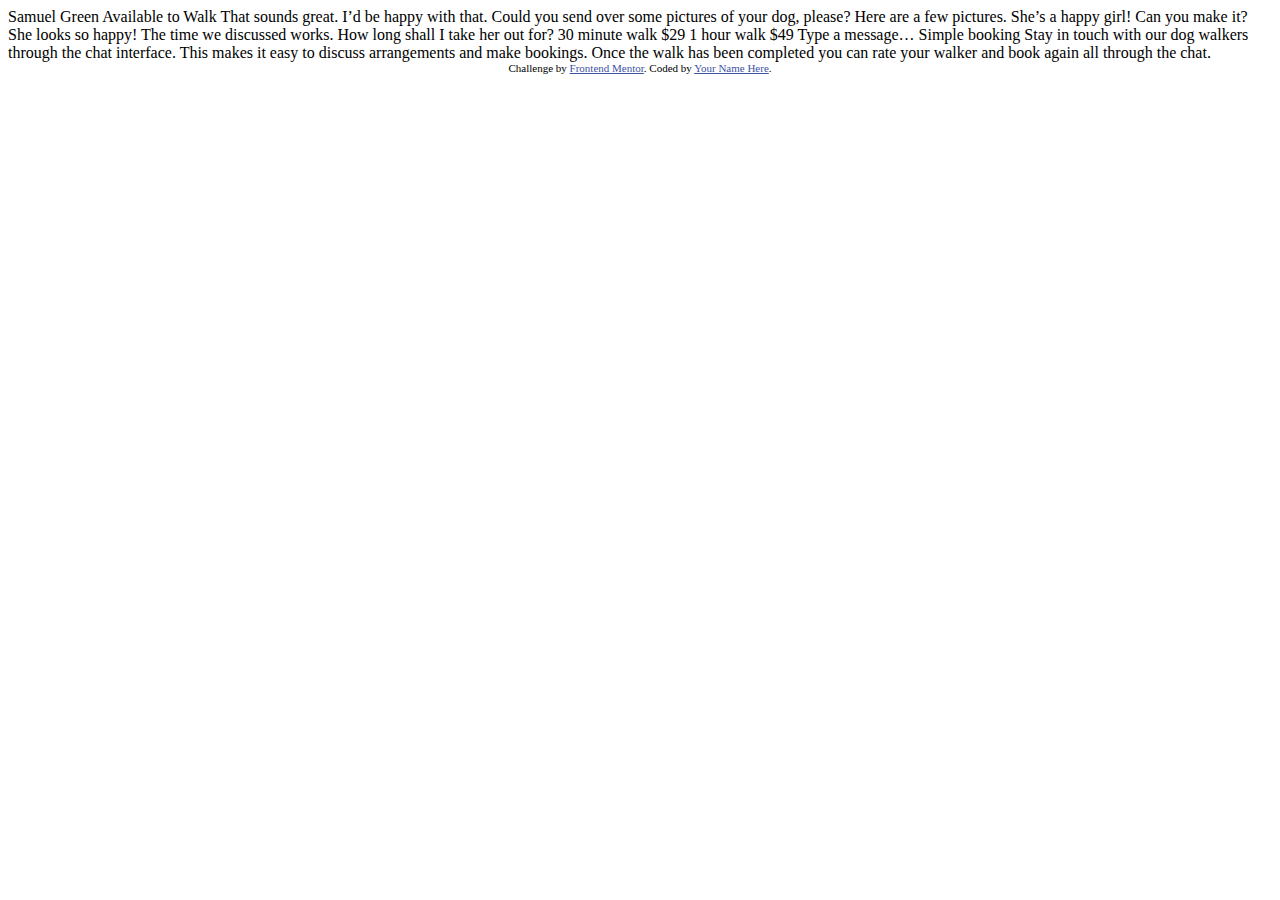
<file: chat-app-css-illustration-master/index.html>
<!DOCTYPE html>
<html lang="en">
<head>
  <meta charset="UTF-8">
  <meta name="viewport" content="width=device-width, initial-scale=1.0"> <!-- displays site properly based on user's device -->

  <link rel="icon" type="image/png" sizes="32x32" href="./images/favicon-32x32.png">
  
  <title>Frontend Mentor | [Challenge Name Here]</title>

  <!-- Feel free to remove these styles or customise in your own stylesheet 👍 -->
  <style>
    .attribution { font-size: 11px; text-align: center; }
    .attribution a { color: hsl(228, 45%, 44%); }
  </style>
</head>
<body>

  Samuel Green
  Available to Walk

  That sounds great. I’d be happy with that.

  Could you send over some pictures of your dog, please?

  Here are a few pictures. She’s a happy girl!

  Can you make it?

  She looks so happy! The time we discussed works. How long shall I take her out for?

  30 minute walk
  $29

  1 hour walk
  $49

  Type a message…

  Simple booking

  Stay in touch with our dog walkers through the chat interface. This makes it easy to 
  discuss arrangements and make bookings. Once the walk has been completed you can rate 
  your walker and book again all through the chat.
  
  <div class="attribution">
    Challenge by <a href="https://www.frontendmentor.io?ref=challenge" target="_blank">Frontend Mentor</a>. 
    Coded by <a href="#">Your Name Here</a>.
  </div>
</body>
</html>
</file>
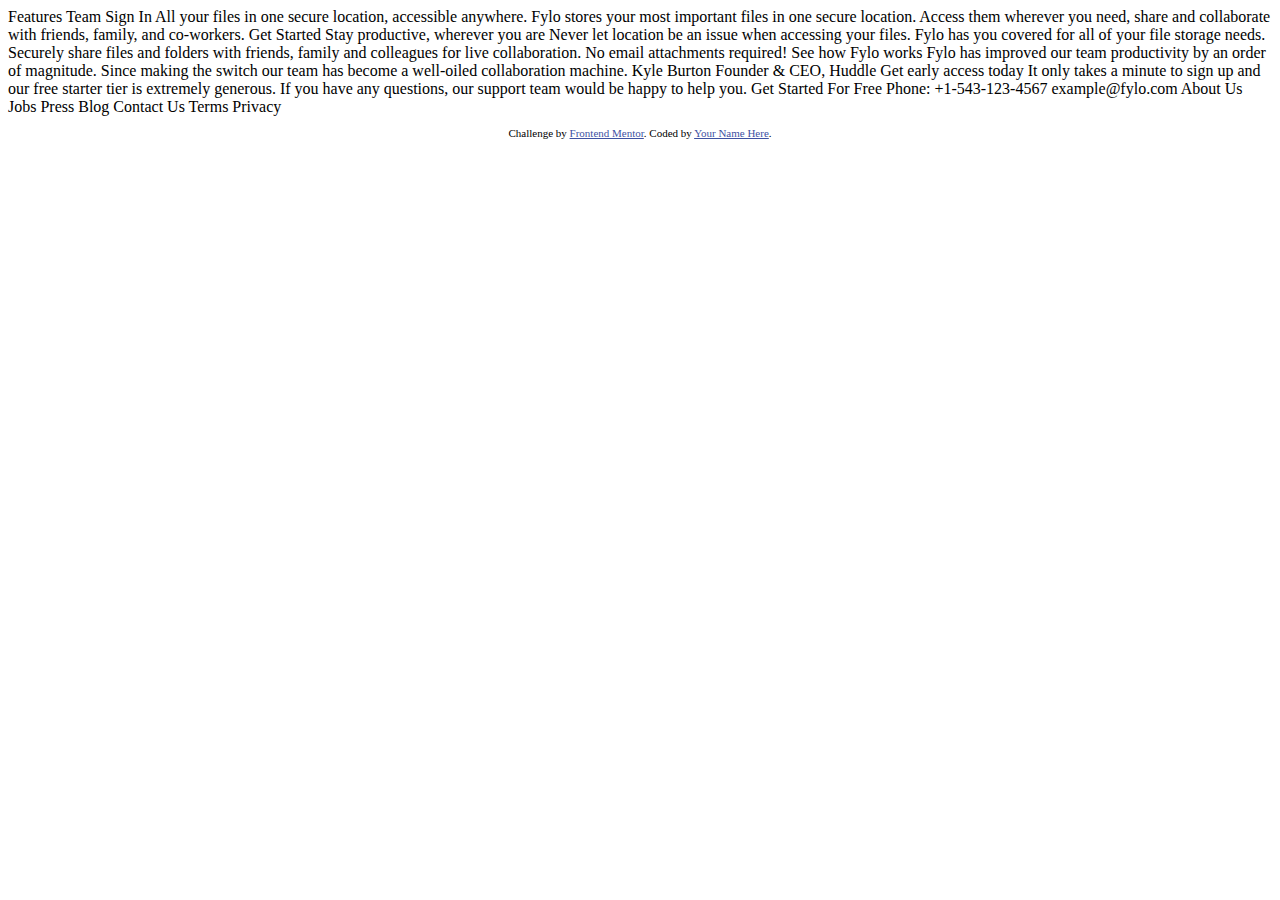
<file: fylo-landing-page-with-two-column-layout-master/index.html>
<!DOCTYPE html>
<html lang="en">
<head>
  <meta charset="UTF-8">
  <meta name="viewport" content="width=device-width, initial-scale=1.0"> <!-- displays site properly based on user's device -->

  <link rel="icon" type="image/png" sizes="32x32" href="./images/favicon-32x32.png">
  
  <title>Frontend Mentor | Fylo landing page with two column layout</title>

  <!-- Feel free to remove these styles or customise in your own stylesheet 👍 -->
  <style>
    .attribution { font-size: 11px; text-align: center; }
    .attribution a { color: hsl(228, 45%, 44%); }
  </style>
</head>
<body>

  Features
  Team
  Sign In

  All your files in one secure location, accessible anywhere.

  Fylo stores your most important files in one secure location. 
  Access them wherever you need, share and collaborate with friends, 
  family, and co-workers.

  Get Started

  Stay productive, wherever you are

  Never let location be an issue when accessing your files. Fylo has you 
  covered for all of your file storage needs.

  Securely share files and folders with friends, family and colleagues for 
  live collaboration. No email attachments required!

  See how Fylo works

  Fylo has improved our team productivity by an order of magnitude. Since 
  making the switch our team has become a well-oiled collaboration machine.

  Kyle Burton
  Founder & CEO, Huddle

  Get early access today

  It only takes a minute to sign up and our free starter tier is extremely generous. 
  If you have any questions, our support team would be happy to help you.

  Get Started For Free

  Phone: +1-543-123-4567
  example@fylo.com

  About Us
  Jobs
  Press
  Blog

  Contact Us
  Terms
  Privacy

  <footer>
    <p class="attribution">
      Challenge by <a href="https://www.frontendmentor.io?ref=challenge" target="_blank">Frontend Mentor</a>. 
      Coded by <a href="#">Your Name Here</a>.
    </p>
  </footer>
</body>
</html>
</file>
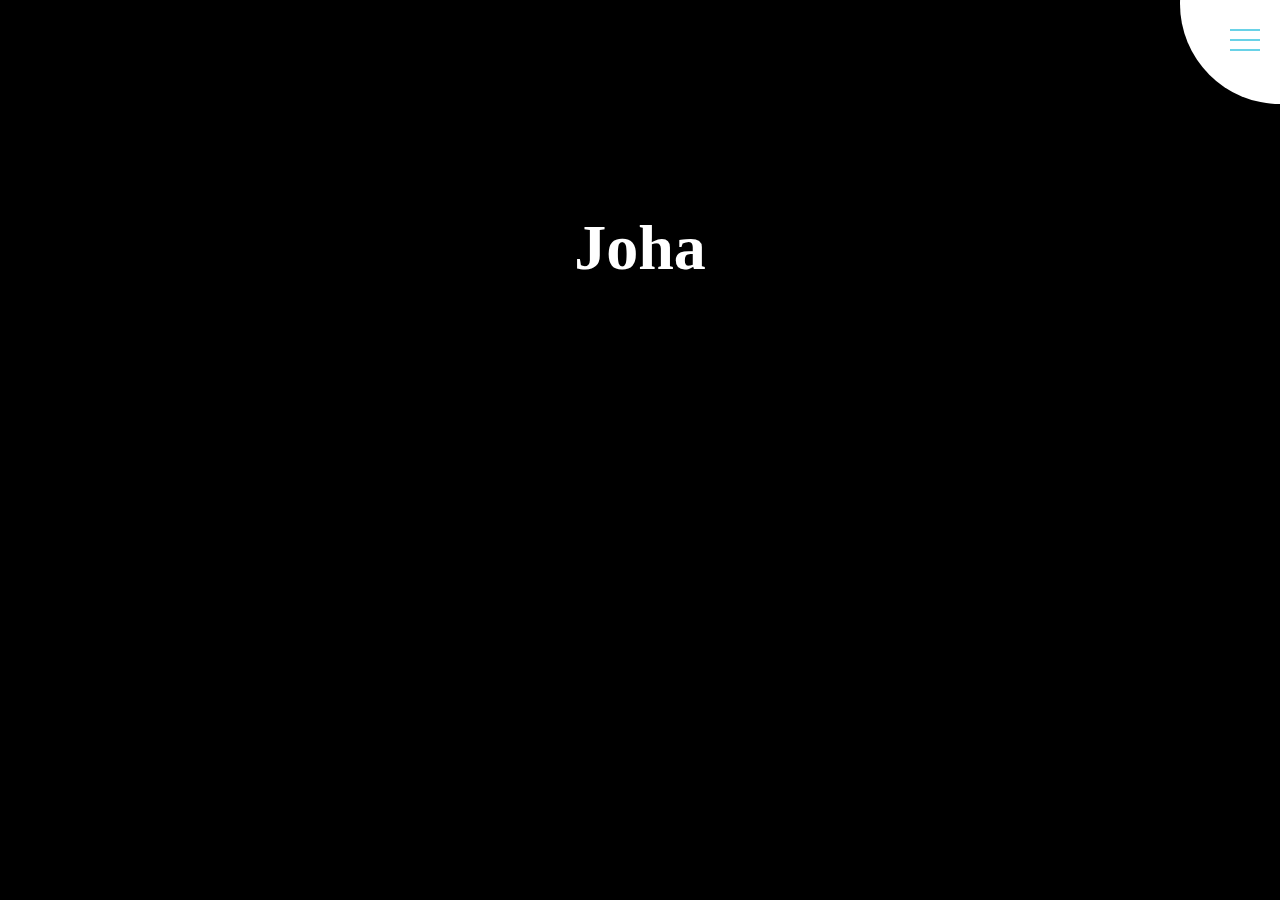
<file: hamburgers/index.html>
<!DOCTYPE html>
<html lang="en">
<head>
    <meta charset="UTF-8">
    <link rel="stylesheet" href="styles.css">
    <meta name="viewport" content="width=device-width, initial-scale=1.0">
    <title>Hamburger Animations</title>
</head>
<body>
    <label>
        <input type="checkbox">
        <span class="menu">
            <span class="hamburger"></span>
        </span>

        <ul>
            <li><a href="#">Home</a></li>
            <li><a href="#">About</a></li>
        </ul>
    </label>
    <h1>Joha</h1>
</body>
</html>
</file>
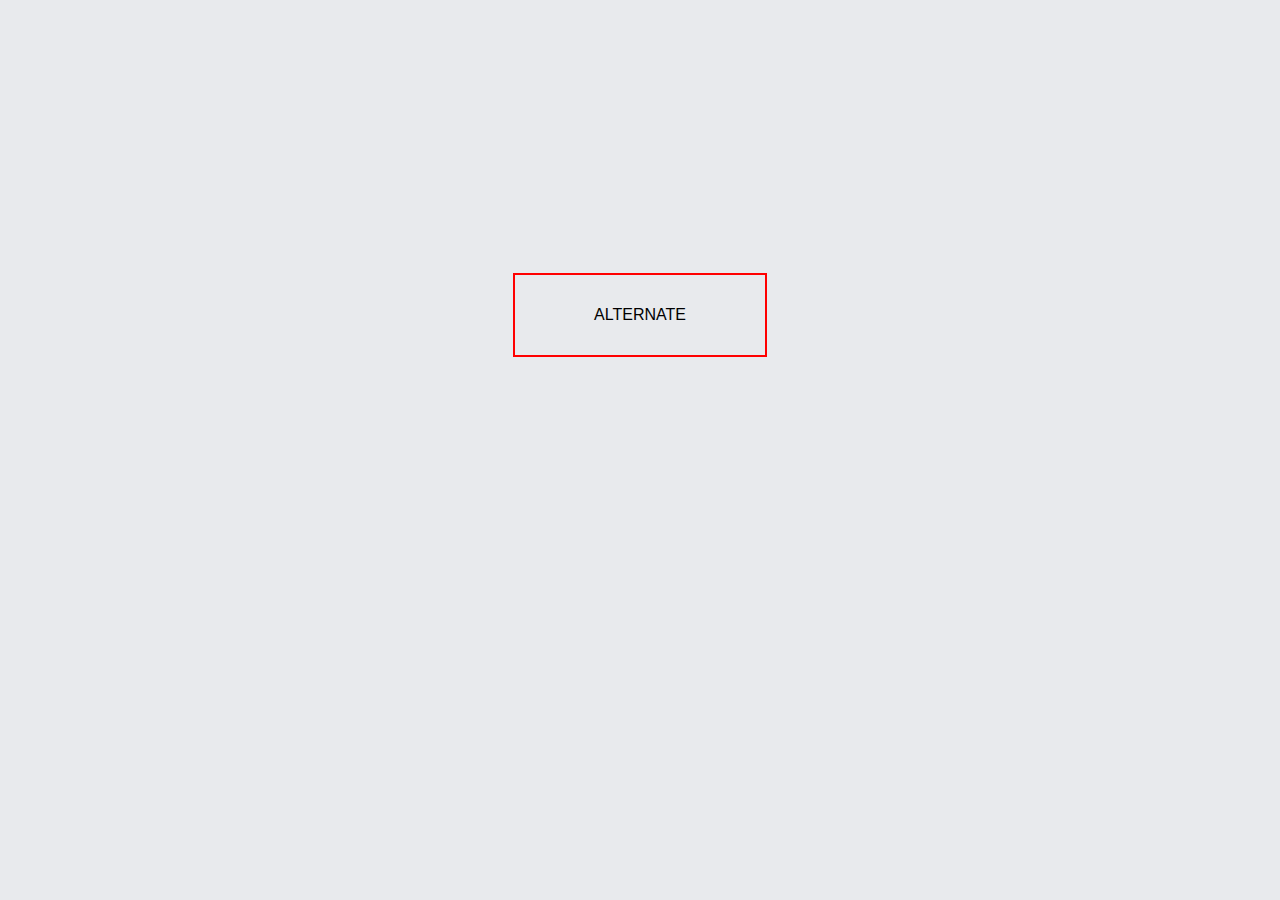
<file: animations/first.html>
<!DOCTYPE html>
<html lang="en">
<head>
    <meta charset="UTF-8">
    <link rel="stylesheet" href="style.css">
    <meta name="viewport" content="width=device-width, initial-scale=1.0">
    <title> ANIMATION|DAY5 OF #1OODAYSOFCODE</title>
</head>
<body>
    <div class="container">
        <div class="wrap">
            <a class="alternate" href="#"><span>alternate</span></a>
        </div>
    </div>
</body>
</html>
</file>
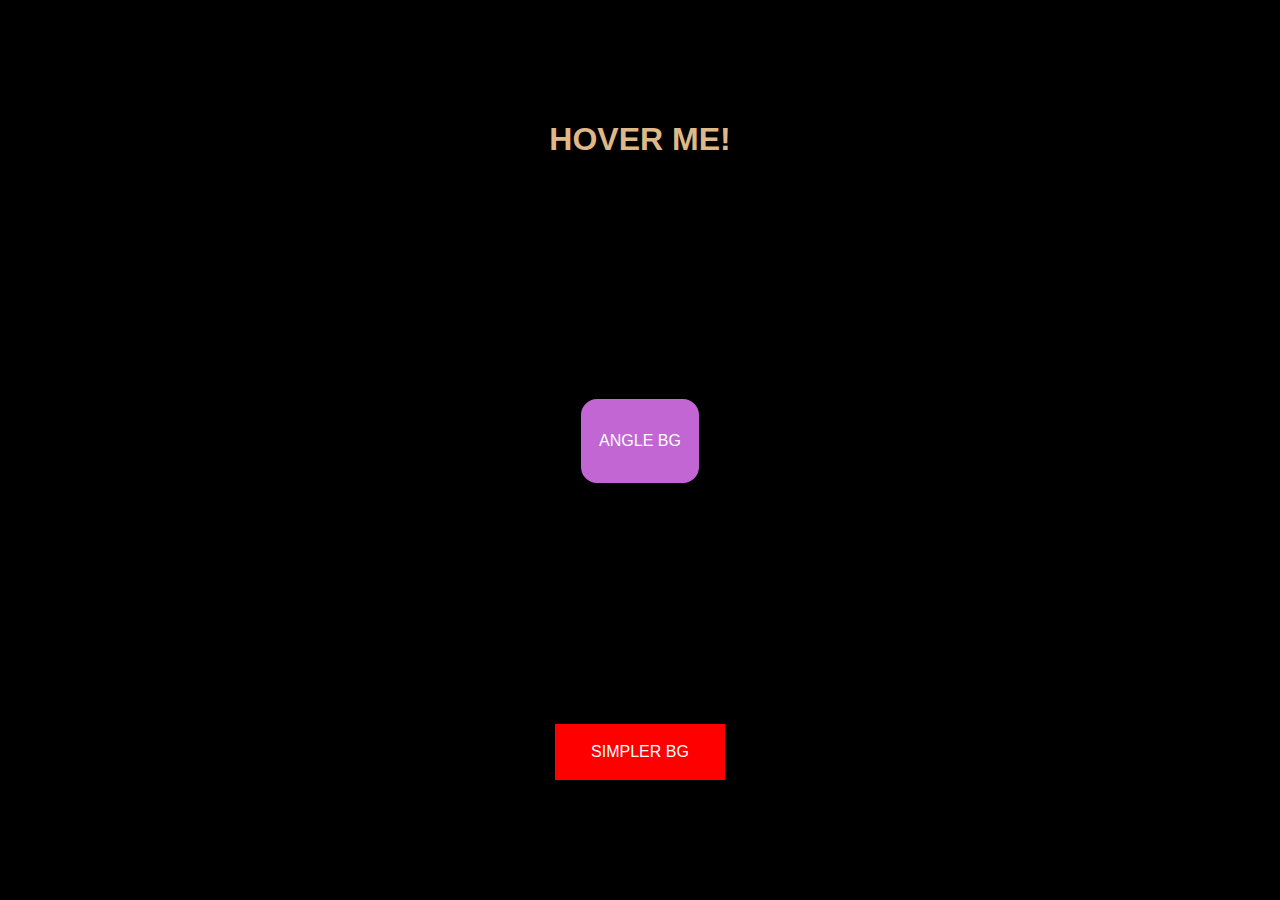
<file: buttons/bg_button.html>
<!DOCTYPE html>
<html lang="en">
<head>
    <meta charset="UTF-8">
    <link rel="stylesheet" href="bg_button.css">
    <meta name="viewport" content="width=device-width, initial-scale=1.0">
    <title>BG button</title>
</head>
<body>
    <h1 style="color: burlywood;">HOVER ME!</h1>
    <div class="button">
        <p>angle bg</p>
    </div>

    <div class="try">
        <a>simpler bg</a>
    </div>
</body>
</html>
</file>
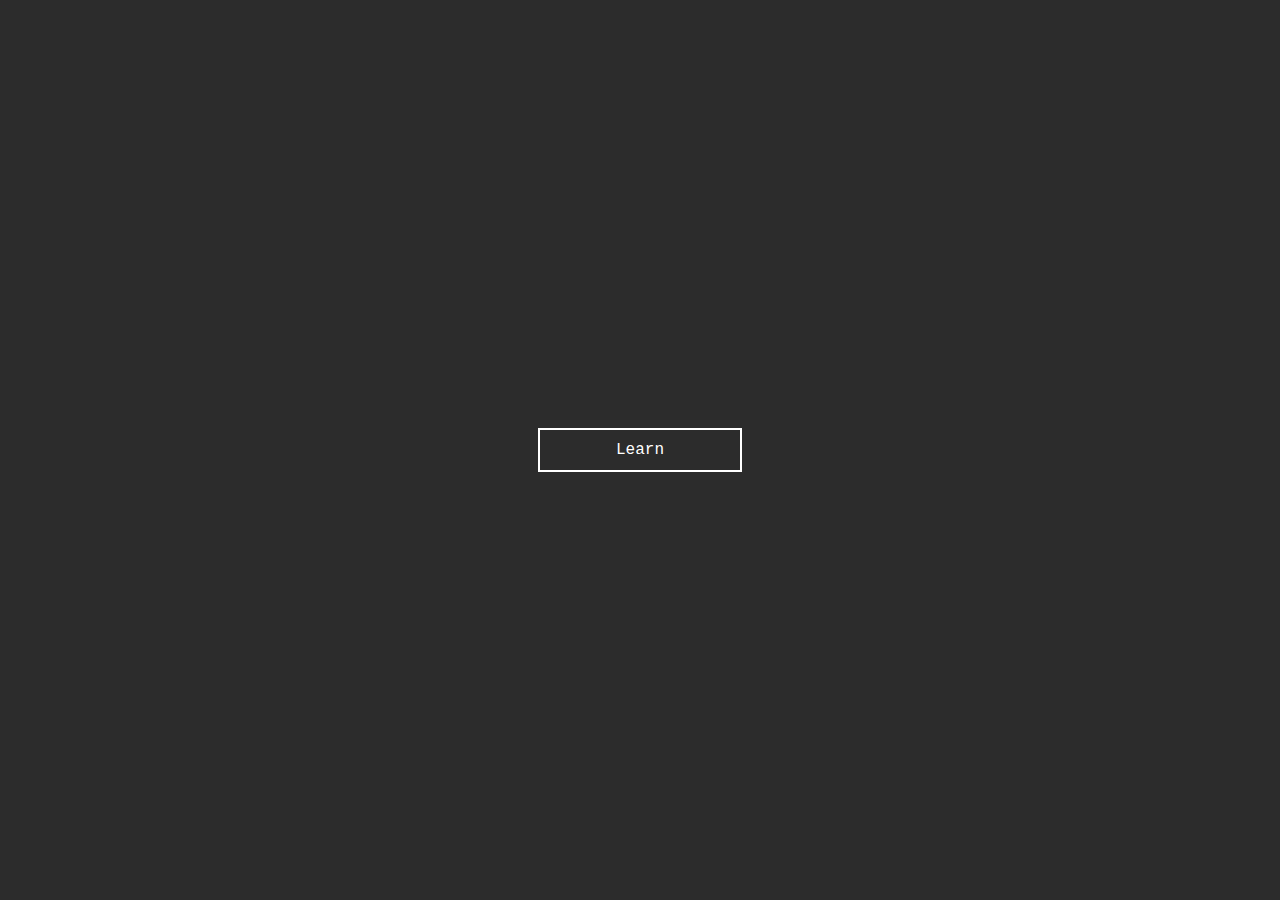
<file: buttons/buttons.html>
<!DOCTYPE html>
<html lang="en">
<head>
    <meta charset="UTF-8">
    <meta name="viewport" content="width=device-width, initial-scale=1.0">
    <title>Buttons</title>
    <link rel="stylesheet" href="buttons.css">
</head>
<body>
    <span class="background">
            <a href="" class="button">
                    Learn
            </a>
    </span>
</body>
</html>
</file>
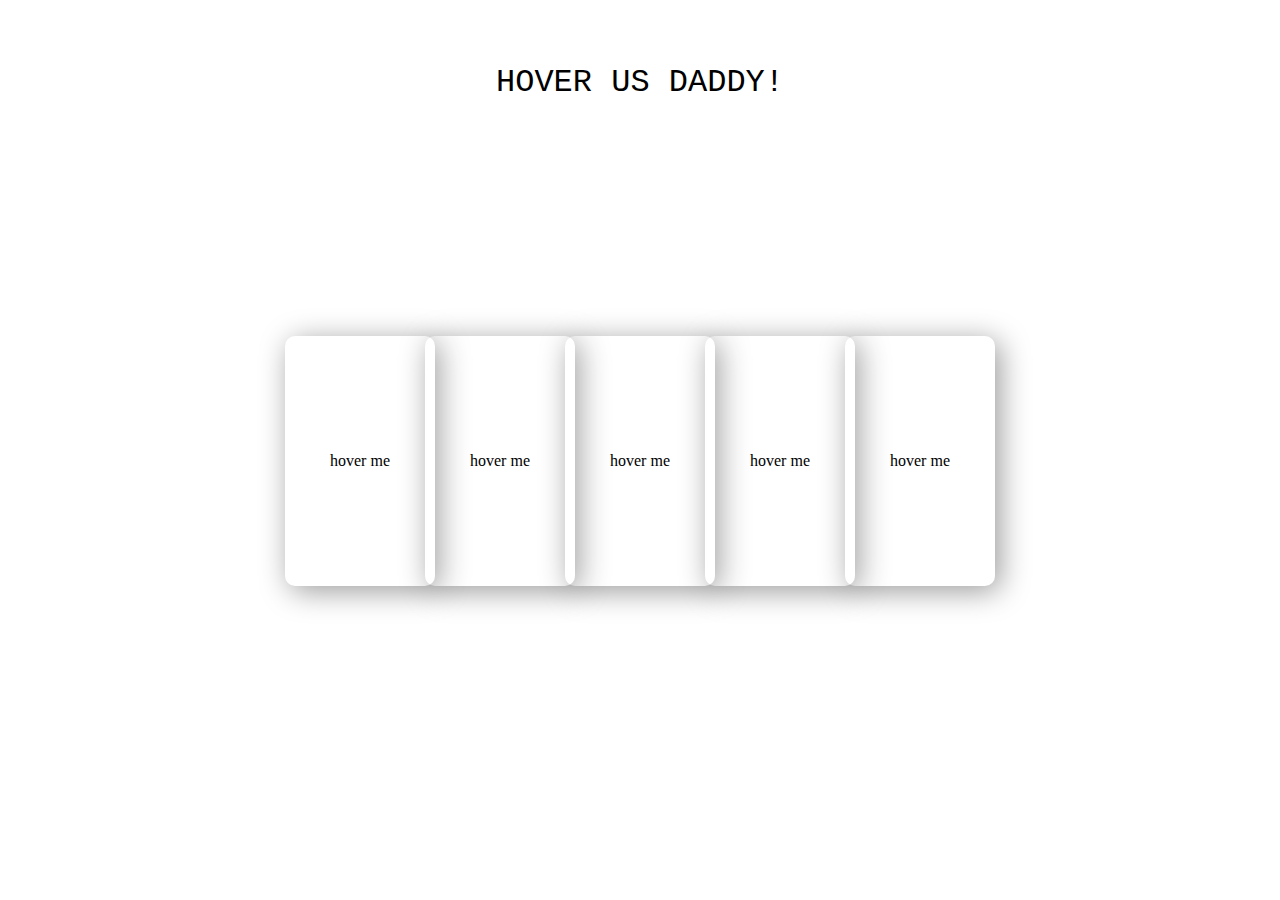
<file: cards/cards.html>
<!DOCTYPE html>
<html lang="en">
<head>
    <meta charset="UTF-8">
    <link rel="stylesheet" href="cards.css">
    <meta name="viewport" content="width=device-width, initial-scale=1.0">
    <title>HOVERING TRANSPARENT CARDS</title>
</head>
<body>
    <div class="header">HOVER US DADDY!</div>

    <div class="container">
        <div class="card">hover me</div>
        <div class="card">hover me</div>
        <div class="card">hover me</div>
        <div class="card">hover me</div>
        <div class="card">hover me</div>
    </div>
</body>
</html>
</file>
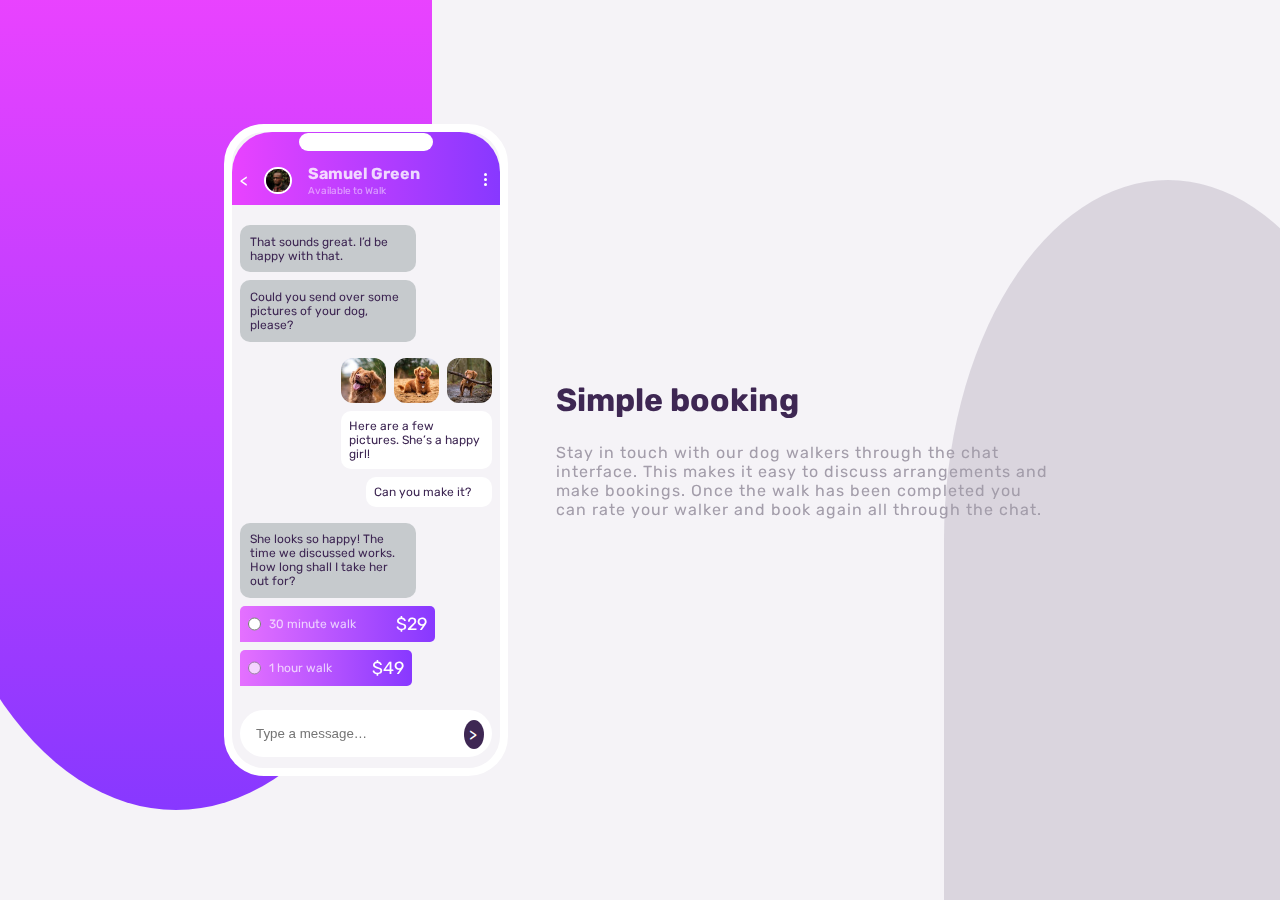
<file: chat-app-css-illustration-master/chat.html>
<!DOCTYPE html>
<html lang="en">
<head>
    <meta charset="UTF-8">
    <meta name="viewport" content="width=device-width, initial-scale=1.0">
    <title>Frontend Mentor | CHAT APP CHALLENGE</title>
    <link rel="stylesheet" href="chat.css">
    <link rel="preconnect" href="https://fonts.googleapis.com">
    <link rel="preconnect" href="https://fonts.gstatic.com" crossorigin>
    <link href="https://fonts.googleapis.com/css2?family=Barlow+Semi+Condensed:wght@500;600&family=Big+Shoulders+Text:wght@700&family=Fraunces:wght@700&family=Halant:wght@500;600&family=Hanken+Grotesk:ital,wght@0,700;0,800;1,500&family=Inter:wght@400;700&family=Karla:ital,wght@0,400;0,700;1,400;1,700&family=League+Spartan:wght@400;500;700&family=Lexend+Deca&family=Manrope:wght@400;500;600;700&family=Montserrat:wght@500;700&family=Open+Sans&family=Outfit:wght@300;400;600;700&family=PT+Sans:wght@700&family=Poiret+One&family=Poppins:ital,wght@0,200;0,400;0,500;0,600;1,200;1,400;1,500;1,600&family=Rubik:wght@400;500;700&display=swap" rel="stylesheet">
    <link rel="shortcut icon" href="images/favicon-32x32.png" type="image/x-icon">
</head>
<body>
    <main>
        <section class="first-curve"></section>
        <section class="container">
            <div class="phone">
                <div class="top-box">
                    &#60;
                    <img src="images/avatar.jpg" alt="">
                    <div class="contact-name">
                        <h2>Samuel Green</h2>
                        <p> Available to Walk</p>
                    </div>

                    <div class="burger">
                        <div class="lines"></div>
                        <div class="lines"></div>
                        <div class="lines"></div>
                    </div>
                </div>

                <div class="white-box"></div>

                <div class="chatbox">
                    <div class="first">
                        <p>That sounds great. I’d be happy with that.</p>
                    </div>
                    <div class="second">
                        <p> Could you send over some pictures of your dog, please?</p>
                    </div>

                    <div class="third">
                        <div class="pictures">
                            <img src="images/dog-image-1.jpg" alt="">
                            <img src="images/dog-image-2.jpg" alt="">
                            <img src="images/dog-image-3.jpg" alt="">
                        </div> 
                    </div>

                    <div class="third chat">
                        <p>Here are a few pictures. She’s a happy girl!</p>
                    </div>
                    <div class="third chat" id="third">
                        <p> Can you make it?</p>
                    </div>
                    <div class="reply">
                        <p>She looks so happy! The time we discussed works. How long shall I take her out for?
                        </p>
                    </div>
                    <div class="radiobox">
                        <div class="box">
                            <input type="radio" id="radio">
                            <label for="30 minute walk" id="walk">30 minute walk</label>
                        </div>
                        <p>$29</p>
                    </div>
                   
                    <div class="radiobox">
                       <div class="box">
                        <input type="radio" id="rad">
                        <label for="rad" id="rad">1 hour walk</label>
                       </div>
                        <p>$49</p>
                    </div>

                   <div class="message-box">
                    <input type="text" placeholder="Type a message…" id="message">
                    <p>&#62</p>
                   </div>      
                </div>

                

            </div>
            <div class="text-box">
               <h1>Simple booking</h1>
               <p>  Stay in touch with our dog walkers through the chat interface. This makes it easy to 
                discuss arrangements and make bookings. Once the walk has been completed you can rate 
                your walker and book again all through the chat.
              </p>
            </div>
        </section>
        <section class="second-curve"></section>
        
    </main>
</body>
</html>
</file>
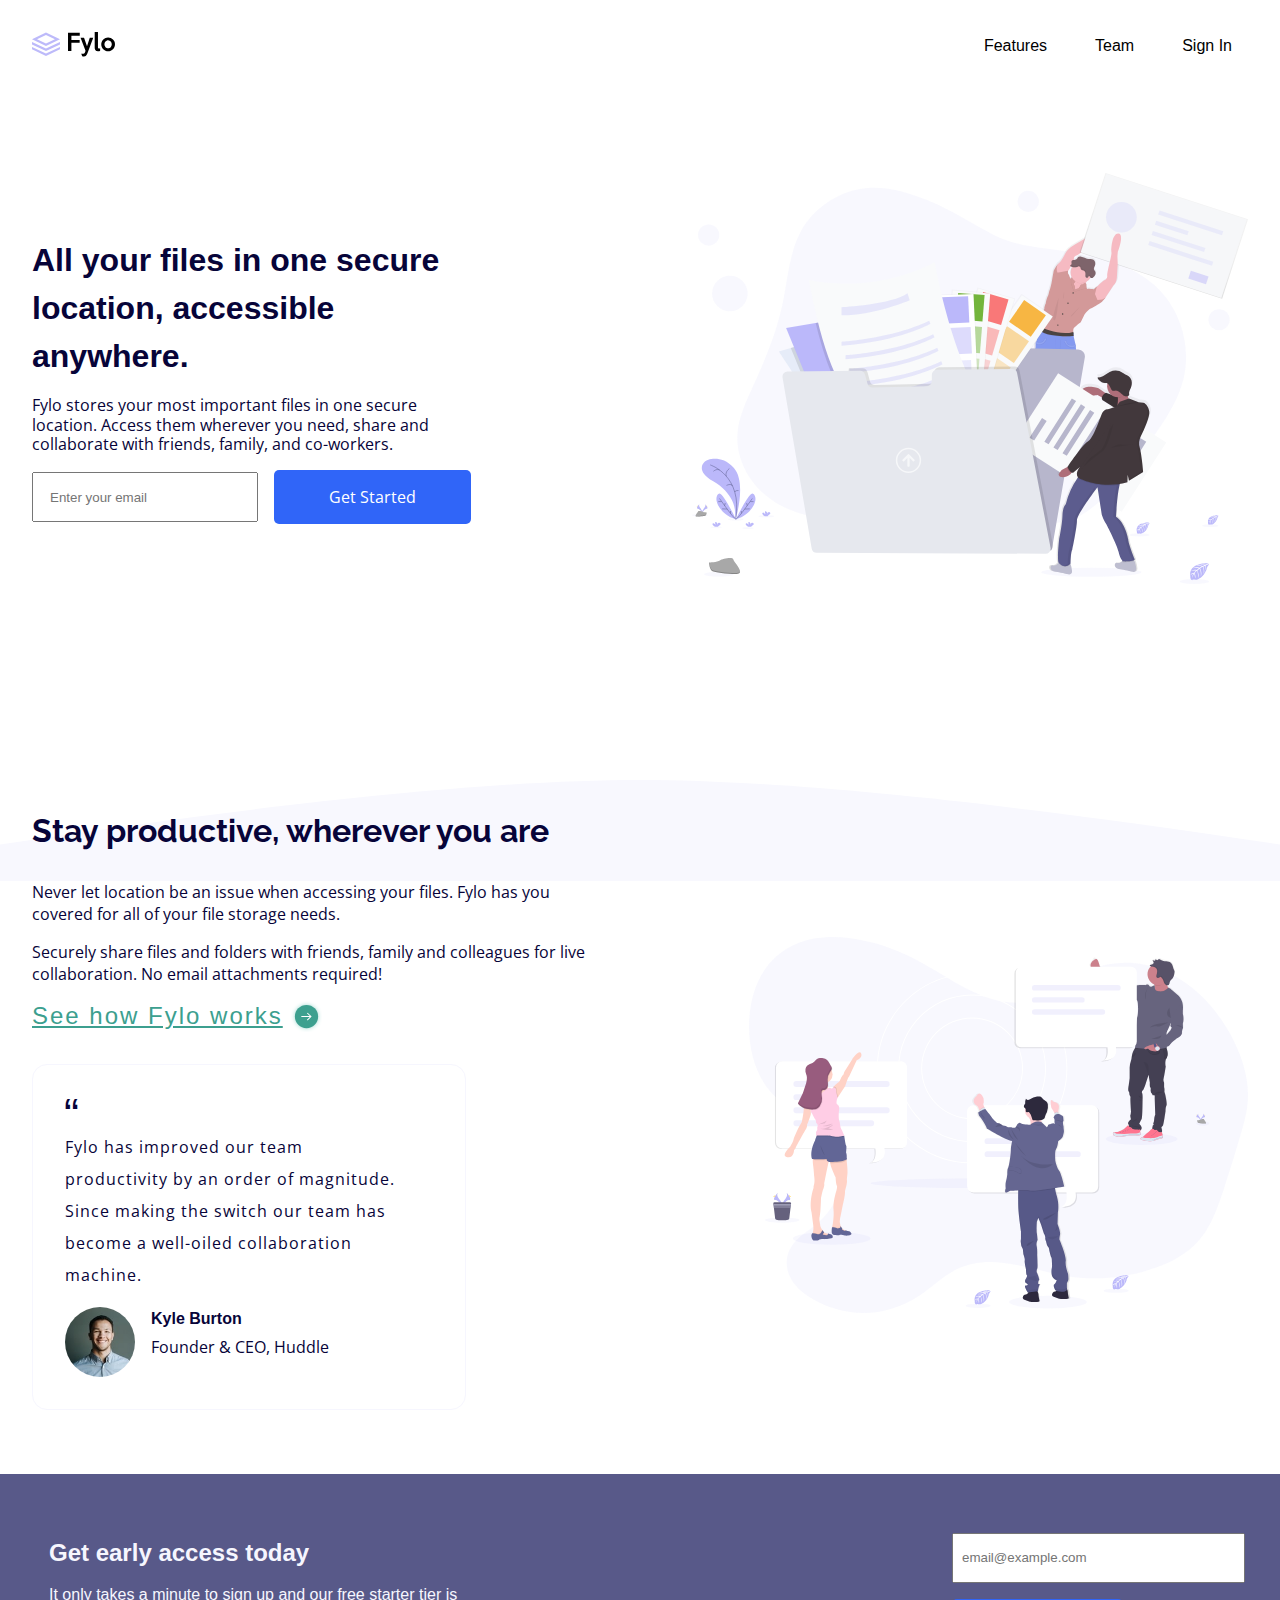
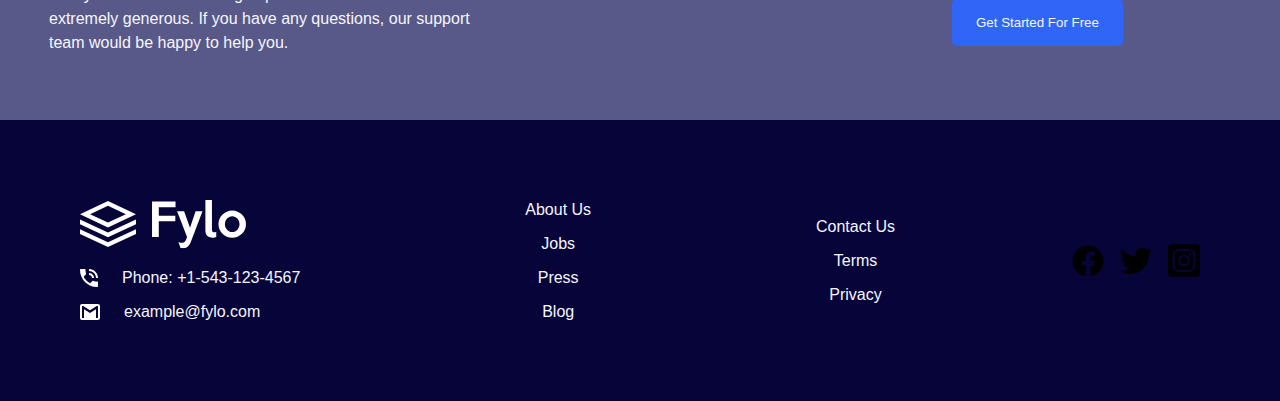
<file: fylo-landing-page-with-two-column-layout-master/fylo.html>
<!DOCTYPE html>
<html lang="en">
<head>
    <meta charset="UTF-8">
    <meta name="viewport" content="width=device-width, initial-scale=1.0">
    <title>Frontend Mentor | Fylo landing page with two column layout</title>
    <link rel="stylesheet" href="styles.css">
    <link rel="preconnect" href="https://fonts.googleapis.com">
    <link rel="preconnect" href="https://fonts.gstatic.com" crossorigin>
    <link href="https://fonts.googleapis.com/css2?family=Big+Shoulders+Text:wght@700&family=Fraunces:wght@700&family=Halant:wght@500;600&family=Hanken+Grotesk:ital,wght@0,700;0,800;1,500&family=Inter:wght@400;700&family=Karla:ital,wght@0,400;0,700;1,400;1,700&family=League+Spartan:wght@400;500;700&family=Lexend+Deca&family=Manrope:wght@400;500;600;700&family=Montserrat:wght@500;700&family=Open+Sans&family=Outfit:wght@300;400;600;700&family=PT+Sans:wght@700&family=Poppins:ital,wght@0,200;0,400;0,500;0,600;1,200;1,400;1,500;1,600&family=Raleway:wght@400;700&display=swap" rel="stylesheet">
    <link rel="shortcut icon" href="images/favicon-32x32.png" type="image/x-icon">
</head>
<body>
  <header>
    <div class="logo">
      <img src="images/logo.svg" alt="">
    </div>

    <nav class="nav">
        <ul>
            <li><a href="#">Features</a></li>
            <li><a href="#">Team</a></li>
            <li><a href="#">Sign In</a></li>
        </ul>
    </nav>

  </header>  

  <main>
    <section class="first">
      <div class="text-container">
        <h2>All your files in one secure location, accessible anywhere.</h2>
        <p>Fylo stores your most important files in one secure location. 
          Access them wherever you need, share and collaborate with friends, 
          family, and co-workers.
        </p>

        <div class="input-container">
          <input type="text" placeholder="Enter your email" required>
          <button>Get Started</button>
        </div>
      </div>
      <div class="image-container">
        <img src="images/illustration-1.svg" alt="">
      </div>
    </section>

    <section class="second">
      <div class="container">

           <div class="wordcontainer">
            <h2> Stay productive, wherever you are</h2>
        
            <p> Never let location be an issue when accessing your files. Fylo has you 
              covered for all of your file storage needs.
            </p>
            <p>
              Securely share files and folders with friends, family and colleagues for 
              live collaboration. No email attachments required!
            </p>

           </div>
         <div class="link">
          <a href="#">See how Fylo works</a>
          <img src="images/icon-arrow.svg" alt="">
         
         </div>

         <div class="remark-box">
          <img src="images/icon-quotes.svg" alt="" id="quotes">
          <p id="fylo">Fylo has improved our team productivity by an order of magnitude. Since 
            making the switch our team has become a well-oiled collaboration machine.
          </p>
          <div class="name">
            <img src="images/avatar-testimonial.jpg" alt="">
            
            <div class="burton">
              <h3>Kyle Burton</h3>
              <p>Founder & CEO, Huddle</p>
            </div>
          </div>

         </div>
      </div>
      <div class="illustration">
        <img src="images/illustration-2.svg" alt="">
      </div>
    </section>

    <section class="third">
      <div class="wordbox">
        <h3 id="center"> Get early access today</h3>
        <p>  It only takes a minute to sign up and our free starter tier is extremely generous. 
          If you have any questions, our support team would be happy to help you.
        </p>
      </div>

      <div class="label">
        <input type="text" placeholder="email@example.com" required>
        <button>Get Started For Free</button>
      </div>
    </section>
  </main>

  <footer>
    <div class="firstbox">
      <div class="fylobox">
        <!-- <img src="images/logo.svg" alt=""> -->
        <svg
           width="166" height="49" xmlns="http://www.w3.org/2000/svg" xmlns:xlink="http://www.w3.org/1999/xlink"><defs><path id="a" d="M.014.03h93.96v48.29H.015z"/></defs><g fill="none" fill-rule="evenodd"><path d="M0 14.13v.123l27.95 13.13L56 14.209v-.033L27.95 1 0 14.13zm10.077.062L27.95 5.795l17.877 8.397-17.877 8.396-17.874-8.396zM27.95 32.483L0 19.55v4.784l27.95 12.964L56 24.289v-4.784L27.95 32.483zm0 9.703L0 29.25v4.783L27.95 47 56 33.99v-4.784l-28.05 12.98z" fill="#fff"/><g transform="translate(72)"><mask id="b" fill="#fff"><use xlink:href="#a"/></mask><path d="M87.56 24.152a8.1 8.1 0 0 0-2.161-5.573 7.259 7.259 0 0 0-2.34-1.673 6.864 6.864 0 0 0-2.85-.601c-1.01 0-1.961.2-2.852.601a7.257 7.257 0 0 0-2.34 1.673 8.102 8.102 0 0 0-2.16 5.574 8.102 8.102 0 0 0 2.16 5.573 7.257 7.257 0 0 0 2.34 1.672 6.864 6.864 0 0 0 2.851.602c1.01 0 1.96-.2 2.852-.602a7.259 7.259 0 0 0 2.339-1.672 8.1 8.1 0 0 0 2.16-5.574zm6.415 0c0 1.932-.357 3.723-1.07 5.373a13.098 13.098 0 0 1-2.94 4.28c-1.247 1.205-2.71 2.156-4.388 2.854-1.678.699-3.468 1.048-5.369 1.048-1.9 0-3.683-.349-5.346-1.048a13.863 13.863 0 0 1-4.366-2.876 13.351 13.351 0 0 1-2.94-4.302c-.713-1.65-1.07-3.426-1.07-5.329 0-1.873.364-3.634 1.092-5.284a13.92 13.92 0 0 1 2.962-4.325 13.671 13.671 0 0 1 4.367-2.898 13.552 13.552 0 0 1 5.301-1.048c1.901 0 3.69.35 5.369 1.048 1.678.698 3.14 1.65 4.388 2.854 1.248 1.204 2.228 2.638 2.94 4.302.713 1.665 1.07 3.449 1.07 5.351zM64.258 36.905a8.6 8.6 0 0 1-1.715.58c-.638.148-1.3.222-1.982.222a9.84 9.84 0 0 1-2.74-.379 6.003 6.003 0 0 1-2.295-1.226c-.653-.565-1.173-1.3-1.56-2.207-.385-.907-.578-2-.578-3.277V.029h6.549v29.474c0 1.07.215 1.806.646 2.207.43.401.943.602 1.537.602.742 0 1.455-.223 2.138-.669v5.262zM50.492 11.22L38.908 41.854c-.861 2.289-1.99 3.939-3.386 4.95-1.396 1.01-3.06 1.515-4.99 1.515-.297 0-.623-.022-.98-.066a7.352 7.352 0 0 1-1.025-.201l-2.138-5.975a8.486 8.486 0 0 0 1.56.557c.534.134 1.039.201 1.514.201 1.01 0 1.93-.23 2.762-.691.832-.46 1.47-1.315 1.916-2.564l.891-2.586-9.935-25.773h6.995l5.925 16.588 5.57-16.588h6.905zM23.538 7.342H6.786v8.294h16.529v5.618H6.785v15.784H.015V1.412h23.524v5.93z" fill="#fff" mask="url(#b)"/></g></g>
        </svg>
      </div>

      <div class="phonebox">
        <img src="images/icon-phone.svg" alt="">
        <p>Phone: +1-543-123-4567</p>
      </div>

      <div class="emailbox">
        <img src="images/icon-email.svg" alt="">
        <p> example@fylo.com</p>
      </div>
    </div>
    <div class="secondbox">
      <p>about us</p>
      <p>jobs</p>
      <p>press</p>
      <p>blog</p>
    </div>
    <div class="thirdbox">
      <p>contact us</p>
      <p>terms</p>
      <p>privacy</p>
    </div>
    <div class="fourthbox">
      <img src="images/facebook.svg" alt="">
      <img src="images/twitter.svg" alt="">
      <img src="images/square-instagram.svg" alt="">
    </div>
  </footer>
</body>
</html>
</file>
<file: hamburgers/styles.css>
*{
    padding: 0%;
    margin: 0;
    box-sizing: border-box;
}
body{
    background: #000;
    color: #fff;
    overflow-x: hidden;
    line-height: 1.6;
    font-size: 1.2em;
}
label{
    position: relative;
}
label .menu{
    position: absolute;
    right: -100px;
    top: -100px;
    /* z-index: 10; */
    width: 200px;
    height: 200px;
    background: #fff;
    border-radius: 50% 50% 50% 50%;
    transition: .5s ease-in-out;
    box-shadow: 0 0 0 0 #fff, 0 0 0 0 #fff;
    cursor: pointer;
}
.hamburger{
    position: absolute;
    top: 135px;
    left: 50px;
    width: 30px;
    height: 2px;
    background: #69D2e7;
    display: block;
    transform-origin: center;
    transition: .5s ease-in-out;
}
label .hamburger::after,label .hamburger::before{
    transition: .5s ease-in-out;
    content: "";
    position: absolute;
    display: block;
    width: 100%;
    background: #69D2e7;
    height: 100%;
}
label .hamburger::before{
    top: -10px;
}
label .hamburger::after{
    top: 10px;
}
input{
    opacity: 0;
}
label input:checked + .menu{
    box-shadow: 0 0 0 100vw #fff,0 0 0 100vh #fff;
    border-radius: 0;
}
input:checked + .menu .hamburger{
    transform: rotate(45deg);
}
input:checked + .menu .hamburger::after{
    transform: rotate(90deg);
    top: 0;
}
input:checked + .menu .hamburger::before{
    transform: rotate(90deg);
    top: 0;
}
input:checked + .menu + ul li{
    opacity: 1;
    color: #f38630;
}
label ul li{
    z-index: 20;
    opacity: 0;
    position: relative;
    display: flex;
    flex-direction: column;
    justify-content: center;
    align-items: center;
    row-gap: 2rem;
    transition: .25s 0s ease-in-out;
}
label a{
    margin-bottom: 1em;
    display: block;
    font-size: 2rem;
    color: #f38630;
    /* color: #000; */
    text-decoration: none;
}
h1{
    text-align: center;
    font-size: 4rem;
}
</file>
<file: animations/style.css>
*{
    margin: 0;
    padding: 0;
    font-family: Arial, Helvetica, sans-serif;
}
html *,html *::before,html *::after{
    transition: .5s ease-in-out;
}
html span{
    transition: none;
}
*::before,*::after{
    z-index: -1;
}
body{
    /* background: red; */
    text-align: center;
    font-family: 'Courier New', Courier, monospace;
    background-color: #e8eaed;
    display: grid;
    height: 70vh;
    place-items: center;
}
a{
    text-decoration: none;
    color: black;
    line-height: 80px;
}
.container{
    width: 100%;
    max-width: 900px;
    padding: 0 1rem;
    /* background-color: grey; */
}
.container a{
     overflow: hidden;
     position: relative;
     display: block;
     margin: 0 auto;
     width: 100%;
     height: 80px;
     max-width: 250px;
     text-transform: uppercase;
     border: 2px solid red;
}
.container a:hover{
    color: white;
}

.alternate::before,.alternate::after,.alternate span::after,.alternate span::before{
    content: '';
    position: absolute;
    top: 0;
    width: 25%;
    height: 0;
    background-color: #f82d2d;
}
.alternate::before{
    left: 0;
}
.alternate::after{
    left: 50%;
}
.alternate span::before,.alternate span::after{
    top: auto;
    bottom: 0;
}
.alternate span::before{
    left: 25%;
}
.alternate span::after{
    left: 75%;
}
.alternate:hover::before,.alternate:hover:after,.alternate:hover span::before,.alternate:hover span::after
{
    height: 80px;
}

/* clippathss perspective aspect-ratios filters styling inputs
pseudoclasses (is, where, has ,not) */
</file>
<file: buttons/bg_button.css>
*{
    padding: 0;
    margin: 0;
    box-sizing: border-box;
}
body{
    font-family: Verdana, Geneva, Tahoma, sans-serif;
    height: 100vh;
    background-color: black;
    color: #fff;
    text-transform: uppercase;
    display: grid;
    place-items: center;
    text-align: center;
}
.button{
    padding: 30px 15px;
    border-radius: 1rem;
    cursor: pointer;
    display: inline-block;
    color: inherit;
    border: 3px solid #c266d3;
    background-image: -webkit-linear-gradient(30deg,#c266d3 50%,transparent 50%);
    background-image: linear-gradient(90deg/3,#c266d3 50%,transparent 50%);
    background-size: 450px;
    background-position: 0;
    transition: all 450ms ease-out;
}
.button:hover{
    background-position: 100%;
    color: #c266d3;
}

/* so tis works for divs sha buttons go burst sha 
background positn is like hovering on a part of map */

.try{
    width: 170px;
    background: linear-gradient(30deg,red 50%,transparent 50%);
    padding: 1rem 2rem;
    border: 3px solid red;
    background-size: 500px;
    background-position: 0;
    transition: all 500ms ease-out;
}
.try:hover{
    background-position: 100%;
    color: #e3e3e3;
}
</file>
<file: buttons/buttons.css>
:root{
    --background: #2c2c2c;
    --accent: #ff9950;
}
*{
    padding: 0;
    margin: 0;
    box-sizing: border-box;
}
html{
    font-family: 'Courier New', Courier, monospace;
    font-size: 16px;
}
.background{
    background-color: var(--background);
    display: grid;
    place-items: center;
    height: 100vh;
}
.button{
    border: 0px solid;
    outline: 2px solid;
    color: white;
    outline-color: white;
    outline-offset: 0px;
    cursor: pointer;
    font-size: 1rem;
    line-height: 2.5rem;
    width: 200px;
    position: relative;
    text-decoration: none;
    display: flex;
    justify-content: center;
    transition: all 500ms cubic-bezier(.36,.63,.5,.73);
}
.button:hover{
    border: 2px solid var(--accent);
    outline-color: rgba(255, 255, 255, 0);
    outline-offset: 15px;
    color: var(--accent);
}
</file>
<file: cards/cards.css>
*,*::after,*::before{
    box-sizing: border-box;
    margin: 0;
    padding: 0;
}
body{
    background-image: url('');
    background-size: cover;
    text-align: center;
    padding-top: 4rem;
}
.header{
    font-family: 'Courier New', Courier, monospace;
    font-size: 2rem;
}
.container{
    display: flex;
    height: 80vh;
    justify-content: center;
    align-items: center;
}
.card{
    position: relative;
    display: flex;
    justify-content: center;
    align-items: center;
    /* margin: 10px 5px; */
    border-radius: 10px;
    background-color: rgba(255, 255, 255, .1);
    box-shadow: 5px 5px 30px rgba(0, 0, 0, .4);
    height: 250px;
    transition: all 250ms ease-in-out;
    width: 150px;
}
.card:not(:first-child){
    margin-left: -10px;
}
.card:hover{
    transform: translateY(-30px);
    rotate: -15deg;
}
.card:hover ~ .card{
    /* left: 20px; */
}
</file>
<file: chat-app-css-illustration-master/chat.css>
*{
    padding: 0;
    margin: 0;
    box-sizing: border-box;
}
body{
    font-family: 'Rubik', sans-serif;
    min-height: 100vh;
    background-color:  hsl(270, 20%, 96%);
    display: flex;
    justify-content: center;
    align-items: center;
}
.first-curve{
    position: fixed;
    left: -5rem;
    top: 0;
    background-image: linear-gradient( hsl(293, 100%, 63%), hsl(264, 100%, 61%));
    height: 90vh;
    width: 40vw;
    border-bottom-left-radius: 50%;
    border-bottom-right-radius: 50%;
    z-index: -1;
}
.second-curve{
    position: fixed;
    right: -7rem;
    bottom: 0;
    height: 80vh;
    z-index: -1;
    width: 35vw;
    border-top-right-radius: 50%;
    border-top-left-radius: 50%;
    opacity: .2;
    background:  hsl(271, 15%, 43%);
    /* background-image: red; */
}
.container{
    height: 85vh;
    display: flex;
    /* margin-top: -2%; */
    justify-content: space-between;
    gap: 3rem;
    align-items: center;
    /* width: 600px; */
    width: 65vw;
}
.text-box{
   max-width: 500px;
}
.text-box h1{
    color:  hsl(271, 36%, 24%);
    font-size: 2rem;
    /* width: 60vw; */
    padding-bottom: 1.5rem;
}
.text-box p{
    color: hsl(270, 7%, 64%);
    letter-spacing: 1px;
    line-height: 1.2;
}
.phone{
    width: 300px;
    /* max-height: 500px; */
    display: flex;
    flex-direction: column;
    background-color:  hsl(270, 20%, 96%);
    height: fit-content;
    border: 8px solid white;
    border-radius: 2.5rem;
}
.top-box{
    width: 100%;
    /* height: 50%; */
    display: flex;
    justify-content: flex-start;
    align-items: center;
    position: relative;
    padding: 2rem .5rem .5rem .5rem;
    /* padding-left: 1rem; */
    top: 0;
    gap: 1rem;
    left: 0;
    color: white;
    border-top-right-radius: 2.5rem;
    border-top-left-radius: 2.5rem;
    background-image: linear-gradient(to right, hsl(293, 100%, 63%), hsl(264, 100%, 61%));
}
.white-box{
    background-color: white;
    width: 50%;
    height: 18px;
    position: relative;
    top: -4.5rem;
    border-radius: 1.5rem ;
    margin: 0 auto;
}
.top-box img{
    width: 11%;
    border-radius: 50%;
    border: 2px solid white;
}
.contact-name h2{
    font-size: 1rem;
    opacity: .8;
}
.contact-name p{
    font-size: 10px;
    opacity: .5;
    margin-top: 1%;
}
.burger{
    padding-left: 3rem;
}
.lines{
    width: 3px;
    height: 3px;
    border-radius: 50%;
    background-color: white;
    margin-bottom: 2px;
}
.chatbox{
    padding: 1% .5rem;
}
.first,.second{
    /* float: left; */
    margin-bottom: .5rem;
    color:  hsl(271, 36%, 24%);
    background-color: hsl(206, 6%, 79%);
    padding: .6rem;
    font-weight: 400;
    font-size: 12px;
    border-radius: 10px;
    /* background-color:  hsl(270, 20%, 96%); */
    width: 70%;
}
.pictures{
    display: flex;
    gap: 8px;
    padding-top: .5rem;
}
.third{
    float: right;
    color:  hsl(271, 36%, 24%);
    width: 60%;
}
.pictures img{
    border-radius: 12px;
    height: 45px;
}
.chat{
    background-color:  white;
    padding: .5rem;
    font-size: 12px;
    margin-top: .5rem;
    border-radius: 10px;
}
#third{
    width: 50%;
}
.reply{
    float: left;
    margin-top: 1rem;
    color:  hsl(271, 36%, 24%);
    background-color: hsl(206, 6%, 79%);
    padding: .6rem;
    font-weight: 400;
    font-size: 12px;
    border-radius: 10px;
    width: 70%;
}
.radiobox{
    float: left;
    display: flex;
    margin-top: .5rem;
    align-items: center;
    justify-content: center;
    padding: .5rem;
    border-top-right-radius: 5px;
    border-bottom-right-radius: 5px;
    border-top-left-radius: 5px;
    gap: 2.5rem;
    color: white;
    background-image: linear-gradient(to left,hsl(264, 100%, 61%),hsl(289, 100%, 72%));
}
.radiobox p{
    font-size: 1.1rem;
}
.box{
    display: flex;
    gap: .5rem;
}
input[type='radio']{
    background-color: transparent;
    accent-color: hsl(289, 100%, 72%);
}

#walk,#rad{
    font-size: 12px;
    opacity: .7;
}
#message{
    margin: 1rem 0;
    padding: 1rem;
    width: 100%;
    background-color: white;
    border: white;
    border-radius: 2rem;
}
.message-box{
    position: relative;
    bottom: -.5rem;
}
.message-box p{
    position: absolute;
    cursor: pointer;
    bottom: 1.5rem;
    border-radius: 50%;
    right: .5rem;
    background-color: hsl(271, 36%, 24%);
    /* width: 5%; */
    padding: 5px;
    width: 20px;
    /* height: fit-content; */
    color: white;
}
/* responsiveness for screen size 1024px */
@media screen and (max-width:1024px){
    .container{
        width: 85vw;
        height: 75vh;
    }
    .phone{
        width: 95%;
        height: 100%;
    }
    .white-box{
        top: -4.6rem;
    }
    .text-box p{
        font-size: 1.5rem;
    }
}
/* responsiveness for mobile screens */
@media screen and (max-width:768px) {
    .container{
        flex-direction: column;
        justify-content: center;
        row-gap: 2rem;
        width: 40vw;
        height: 90%;
        align-items: center;
    }    
    .phone{
        height: 100%;
    }
    .text-box{
        text-align: center;
    }
    .text-box p{
        /* font-size: 1.5rem; */
    }
    html{
        scroll-behavior: smooth;
    }
    .white-box{
        height: 10px;
        top: -5.5rem;
    }
    .top-box{
        padding: 1rem;
    }
}
</file>
<file: fylo-landing-page-with-two-column-layout-master/styles.css>
*,*::after,*::before{
    padding: 0;
    margin: 0;
    box-sizing: border-box;
    font-family: sans-serif;
}
:root{
    --clr-dark-200: hsl(243, 87%, 12%);
    --clr-primary-300:hsl(238, 22%, 44%);
    --clr-accent-bright: hsl(224, 93%, 58%);
    --clr-accent-cyan:hsl(170, 45%, 43%);
    --clr-neutral-blue: hsl(240, 75%, 98%);
    --clr-neutral-gray: hsl(0, 0%, 75%);
    --input-height: 50px;
    --clr-white:white;
}
body{
    width: 100%;
    /* overflow-x: hidden; */
    /* padding: 2rem; */
    background-repeat: no-repeat;
    background-image: var(--clr-neutral-blue);
}
header{
    display: flex;
    font-family: 'Raleway', sans-serif;
    font-weight: 400;
    padding: 2rem;
    padding-bottom: 5rem;
    align-items: center;
    justify-content: space-between;
}
.logo img{
    width: 50%;
}
.nav ul{
    display: flex;
    padding-right: 1rem;
    list-style: none;
    justify-content: center;
    align-items: center;
    gap: 3rem;
}
.nav ul li a{
    text-decoration: none;
    color: black;
}
section{
    display: flex;
    justify-content: center;
    align-items: center;
    gap: 6rem;
    padding: 2rem;
}
.input-container{
    display: flex;
    justify-content: flex-start;
    gap: 1rem;
    align-items: center;
}
.input-container input{
    width: 40%;
    height: var(--input-height);
    padding: 1rem;
}
.input-container button{
    padding: 1rem;
    font-family: 'Open Sans', sans-serif;
    font-weight: 400;
    border: hidden;
    cursor: pointer;
    border-radius: 5px;
    font-size: 1rem;
    width: 35%;
    background-color: var(--clr-accent-bright);
    color: var(--clr-white);
}
.text-container h2{
    color: var(--clr-dark-200);
    font-size: 2rem;
    line-height: 1.5;
    max-width: 80%;
}
.text-container p{
    color: var(--clr-dark-200);
    font-size: 1rem;
    font-family: 'Open Sans', sans-serif;
    font-weight: 400;
    width: 80%;
    line-height: 1.2;
    padding: 1rem 0;
}
.image-container,.illustration{
     /* padding-left: 3rem;   */
}
.first{
    display: flex;
    justify-content: space-between;
    align-items: center;
    margin-bottom: 10rem;
}
.image-container img,.illustration img{
    width: 100%;
}
.second{
    background-image: url(images/bg-curve-desktop.svg);
    background-size: contain;
    background-repeat: no-repeat;
}
.container h2{
    font-family: 'Raleway', sans-serif;
    font-weight: 700;
    color: var(--clr-dark-200);
    font-size: 2rem;
    min-width: 90%;
    padding-bottom: 2rem;
}
.container p{
    padding-bottom: 1rem;
    color: var(--clr-dark-200);
    max-width: 90%;
    font-family: 'Open Sans', sans-serif;
    font-weight: 400;
}
.link{
    display: flex;
    align-items: center;
    justify-content: flex-start;
    font-size: 1.5rem;
    gap: .5rem;
    letter-spacing: 2px;
}
.link a{
    color: var(--clr-accent-cyan);
}
.link img{
    width: 5%;
    cursor: pointer;
}
.remark-box{
    box-shadow: 15px var(--clr-dark-200);
    border-radius: 15px;
    margin: 2rem 0;
    background-color: var(--clr-white);
    width: 70%;
    border: 1px solid var(--clr-neutral-blue);
    padding: 2rem;
}

.remark-box #fylo{
    color: var(--clr-dark-200);
    width: 100%;
    line-height: 2;
    font-family: 'Open Sans', sans-serif;
    font-weight: 400;
    padding: 1rem 0;
    letter-spacing: 1px;
}
.name{
    display: flex;
    font-family: 'Open Sans', sans-serif;
    font-weight: 400;
    justify-content: flex-start;
    align-items: center;
    gap: 1rem;
}
.name img{
    border-radius: 50%;
    height: 70px;
}
.name .burton{
    display: flex;
    flex-direction: column;
    justify-content: center;
    row-gap: .5rem;
    /* align-items: flex-end; */
}
.burton h3{
    color: var(--clr-dark-200);
    font-size: 1rem;
}
.burton p{
    font-size: 1rem;
    min-width: 100%;
}
.third{
    background-color: var(--clr-primary-300);
    padding: 3rem;
    border: 1px solid var(--clr-primary-300);
    color: var(--clr-neutral-blue);
}
.third h3{
    font-size: 1.5rem;
    padding: 1rem 0;
}
.third p{
    line-height: 1.5;
    width: 55%;
    padding-bottom: 1rem;
}
.label input{
    width: 105%;
    padding: .5rem;
    height: var(--input-height);
}
.label button{
    margin: 1rem 0;
    padding: 1rem 1.5rem;
    cursor: pointer;
    background-color: var(--clr-accent-bright);
    border: hidden;
    border-radius: 5px;
    color: var(--clr-neutral-blue);
}
footer{
    display: flex;
    align-items: center;
    justify-content: space-between;
    color: var(--clr-neutral-blue);
    padding: 5rem;
    background-color: var(--clr-dark-200);
}
.phonebox,.emailbox{
    display: flex;
    justify-content: flex-start;
    gap: 1.5rem;
    padding-top: 1rem;
    align-items: center;
}
.secondbox{
    display: flex;
    flex-direction: column;
    row-gap: 1rem;
    font-family: 'Open Sans', sans-serif;
    font-weight: 400;
    align-items: center;
    justify-content: flex-start;
    text-transform: capitalize;
    /* margin-bottom: -10%; */
}
.thirdbox{
    display: flex;
    flex-direction: column;
    row-gap: 1rem;
    font-family: 'Open Sans', sans-serif;
    font-weight: 400;
    align-items: center;
    justify-content: flex-start;
    text-transform: capitalize;
    /* margin-bottom: -7%; */
}
.fourthbox{
    display: flex;
    justify-content: center;
    align-items: center;
    gap: 1rem;
    padding-right: 3rem;
}
/* responsiveness */
@media screen and (max-width:768px) {
     .first{
        flex-direction: column-reverse;
        justify-content: center;
        text-align: center;
        align-items: center;
        row-gap: 1rem;
     }
     .input-container{
        flex-direction: column;
        justify-content: center;
        text-align: center;
        align-items: center;
        row-gap: 1rem;
     }
     .image-container{
        height: 70%;
        width: 90%;
     }
     .text-container h2{
        margin: 0 auto;  
        width: 80%;
     }
     .text-container p{
        margin: 0 auto;
        font-size: 1.5rem;
        width: 70%;
     }
     .input-container{
        width: 90%;
        margin: 0 auto;
     }
     .input-container button,.input-container input{
        width: 70%;
     }
     header{
        padding: 1rem;
     }
     section{
        flex-direction: column-reverse;
        align-items: center;
        justify-content: center;
     }
     .container{
        padding-bottom: 3rem;
     }
     .wordcontainer p{
        width: 100%;  
        line-height: 1;
        text-align: left;
        padding-bottom: 2rem;
        letter-spacing: 2px;
        font-size: 1.5rem;
        /* margin: 0 auto; */
     }
     .wordcontainer h2{
        margin: 0 auto;
     }
     .link{
        justify-content: center;
        align-items: center;
        padding-bottom: 2.5rem;
     }
     .remark-box{
        margin: 0 auto;
        text-align: left; 
     }
    .name img{
        height: 50px;    
    }
    .burton{
        margin-bottom: -5%;
    }
    .third{
        flex-direction: column;
    }
    .third .wordbox h3{
        text-align: center;
    }
    .third p{
        margin: 0 auto;
        padding: 0.5rem;
        font-size: 1.5rem;
        width: 70%;
    }
    .wordbox{
        margin-bottom: -10%;
    }
    .label button,.label input{
        width: 100%;
    }
    footer{
        flex-direction: column;
        row-gap: 3rem;
        padding: 3rem;
        text-align: center;
        justify-content: center;
        align-items: flex-start;
    }
    .fourthbox{
        margin: 0 auto;
    }
    .fylobox svg{
        margin-left: -20%;
    }
    .secondbox,.thirdbox{
        align-items: flex-start;    
    }
}
</file>
